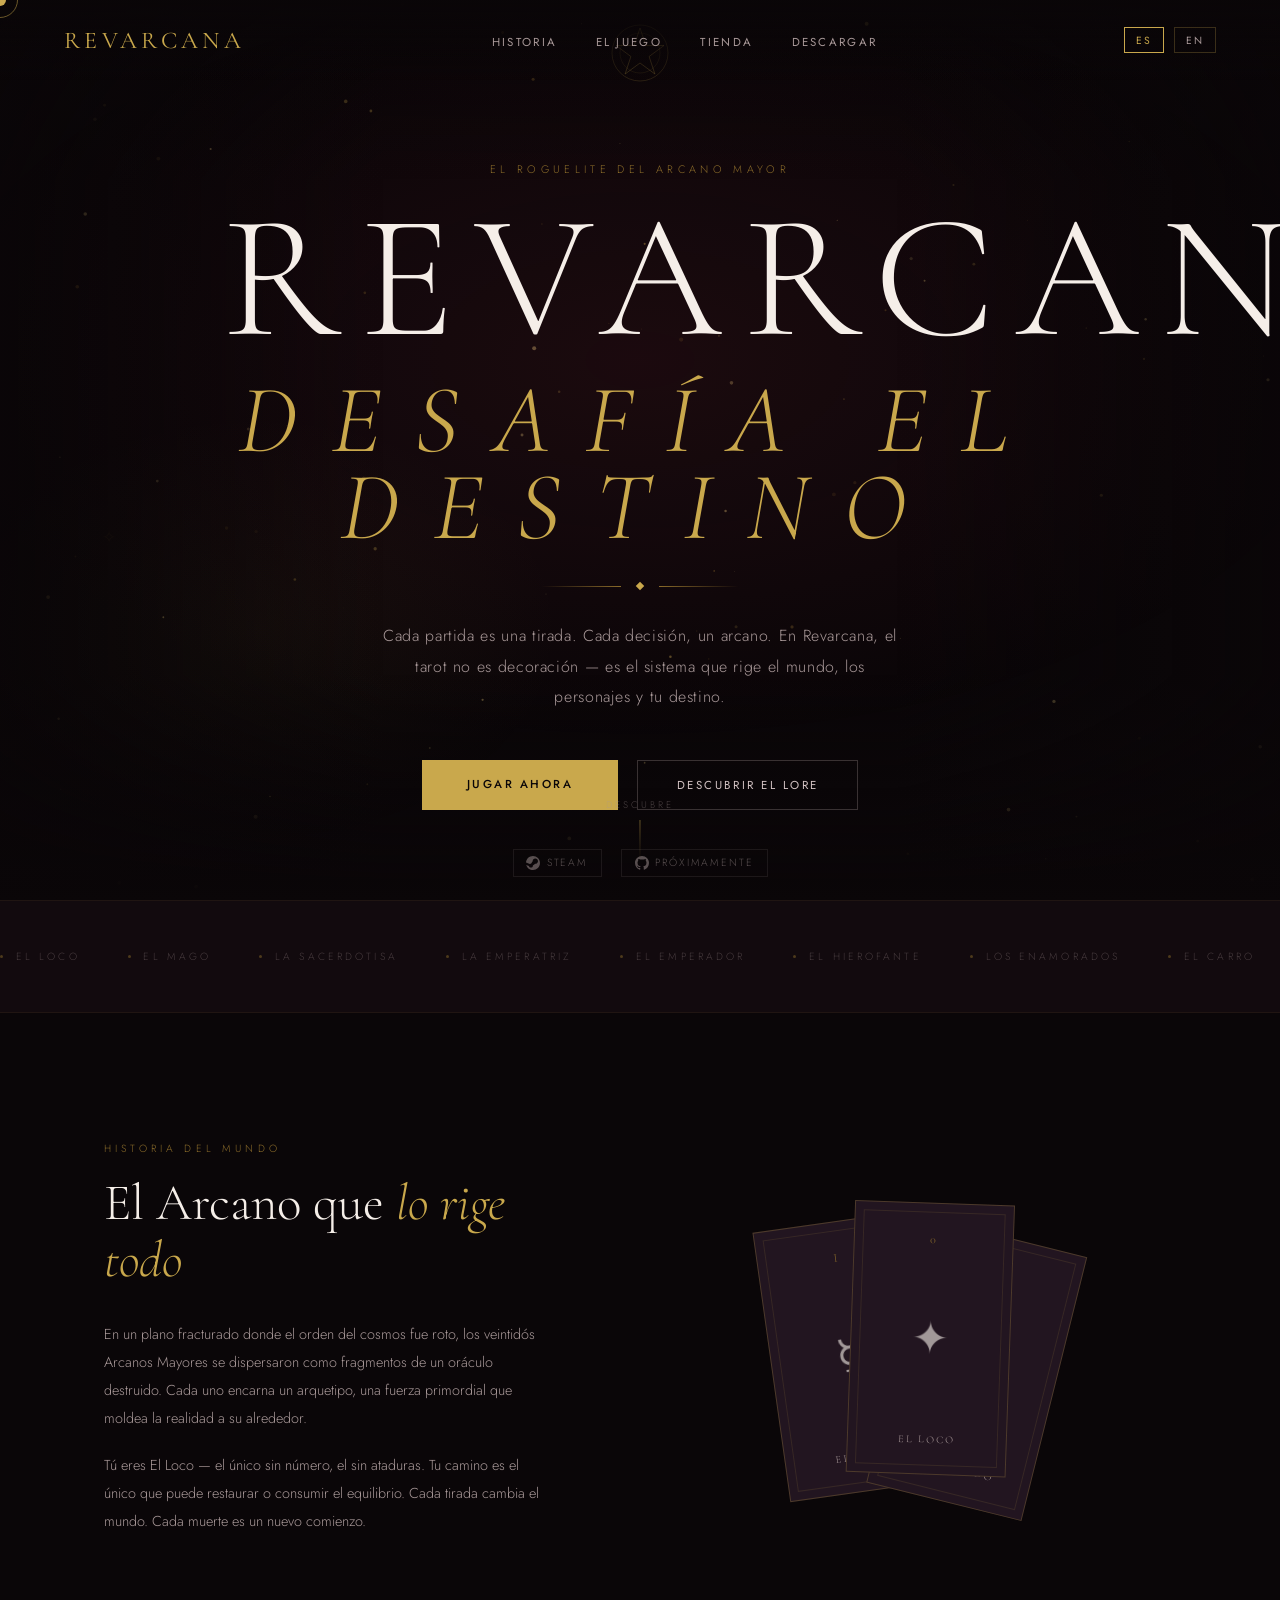
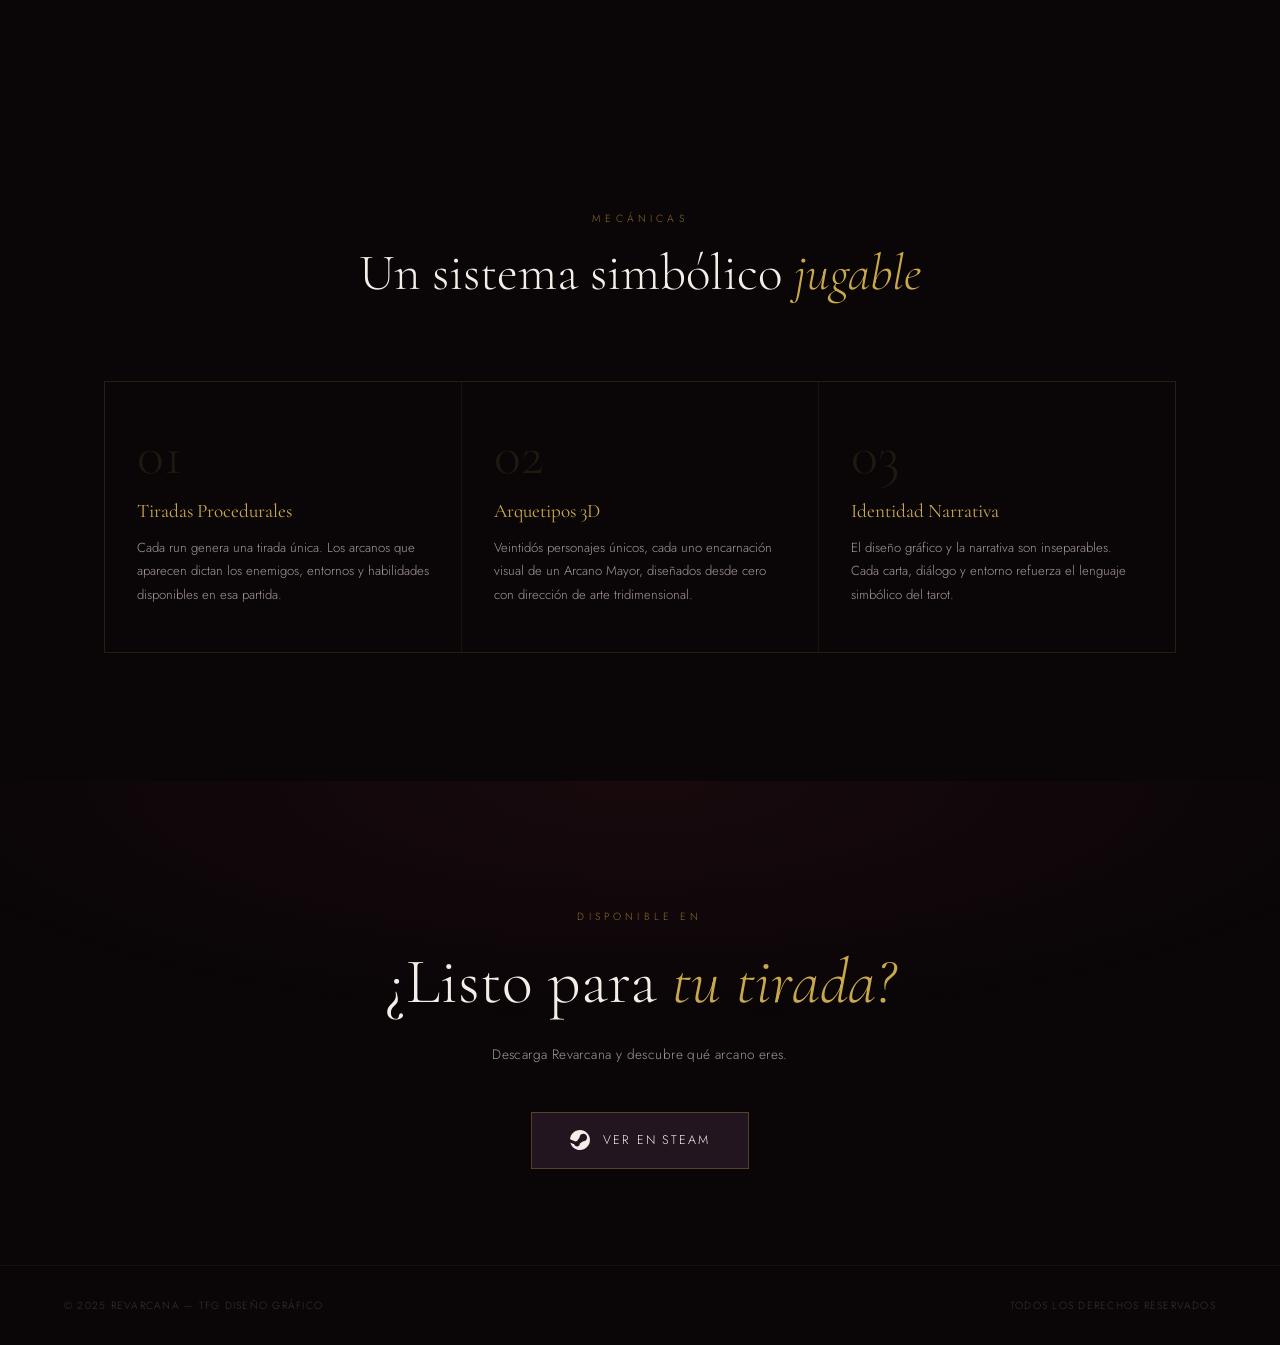
<file: index.html>
<!DOCTYPE html>
<html lang="es">
  <head>
    <meta charset="UTF-8" />
    <meta name="viewport" content="width=device-width, initial-scale=1.0" />
    <title>REVARCANA — The Arcane Roguelite</title>
    <link rel="preconnect" href="https://fonts.googleapis.com" />
    <link rel="preconnect" href="https://fonts.gstatic.com" crossorigin />
    <link
      href="https://fonts.googleapis.com/css2?family=Cormorant+Garamond:ital,wght@0,300;0,400;0,500;0,600;1,300;1,400&family=Jost:wght@200;300;400;500&display=swap"
      rel="stylesheet"
    />
    <link rel="stylesheet" href="styles.css" />
  </head>
  <body>
    <div id="cursor"></div>
    <div id="cursor-ring"></div>
    <canvas id="particle-canvas"></canvas>

    <nav>
      <a href="index.html" class="nav-logo">Revarcana</a>
      <ul class="nav-links">
        <li><a href="#lore" data-es="Historia" data-en="Lore">Historia</a></li>
        <li>
          <a href="#features" data-es="El Juego" data-en="The Game">El Juego</a>
        </li>
        <li>
          <a href="merch.html" data-es="Tienda" data-en="Store">Tienda</a>
        </li>
        <li>
          <a href="#download" data-es="Descargar" data-en="Download"
            >Descargar</a
          >
        </li>
      </ul>
      <div class="nav-lang">
        <button class="lang-btn active" data-lang="es">ES</button>
        <button class="lang-btn" data-lang="en">EN</button>
      </div>
    </nav>

    <section id="hero">
      <svg
        class="hero-sigil"
        viewBox="0 0 60 60"
        fill="none"
        xmlns="http://www.w3.org/2000/svg"
        aria-hidden="true"
      >
        <circle
          cx="30"
          cy="30"
          r="28"
          stroke="#C9A84C"
          stroke-width="0.5"
          opacity="0.4"
        />
        <circle
          cx="30"
          cy="30"
          r="20"
          stroke="#C9A84C"
          stroke-width="0.5"
          opacity="0.25"
        />
        <polygon
          points="30,5 35.8,22.5 54,22.5 39.1,33.5 44.9,51 30,40 15.1,51 20.9,33.5 6,22.5 24.2,22.5"
          stroke="#C9A84C"
          stroke-width="0.6"
          fill="none"
          opacity="0.5"
        />
      </svg>

      <div class="hero-content">
        <p
          class="hero-eyebrow"
          data-es="El Roguelite del Arcano Mayor"
          data-en="The Major Arcana Roguelite"
        >
          El Roguelite del Arcano Mayor
        </p>
        <h1 class="hero-title">
          Revarcana
          <span
            class="accent"
            data-es="Desafía el destino"
            data-en="Defy the arcana"
            >Desafía el destino</span
          >
        </h1>
        <div class="hero-divider" aria-hidden="true">
          <div class="divider-diamond"></div>
        </div>
        <p
          class="hero-description"
          data-es="Cada partida es una tirada. Cada decisión, un arcano. En Revarcana, el tarot no es decoración — es el sistema que rige el mundo, los personajes y tu destino."
          data-en="Every run is a reading. Every choice, an arcana. In Revarcana, tarot is not decoration — it is the system that governs the world, the characters, and your fate."
        >
          Cada partida es una tirada. Cada decisión, un arcano. En Revarcana, el
          tarot no es decoración — es el sistema que rige el mundo, los
          personajes y tu destino.
        </p>
        <div class="hero-ctas">
          <a
            href="#download"
            class="btn-primary"
            data-es="Jugar Ahora"
            data-en="Play Now"
            >Jugar Ahora</a
          >
          <a
            href="#lore"
            class="btn-secondary"
            data-es="Descubrir el Lore"
            data-en="Discover the Lore"
            >Descubrir el Lore</a
          >
        </div>
        <div class="platform-badges">
          <div class="platform-badge">
            <svg viewBox="0 0 24 24" aria-hidden="true">
              <path
                d="M11.979 0C5.678 0 .511 4.86.052 11.02l6.432 2.658c.545-.371 1.203-.59 1.912-.59.063 0 .125.004.188.006l2.861-4.142V8.91c0-2.495 2.028-4.524 4.524-4.524 2.494 0 4.524 2.031 4.524 4.527s-2.03 4.525-4.524 4.525h-.105l-4.076 2.911c0 .052.004.105.004.159 0 1.875-1.515 3.396-3.39 3.396-1.635 0-3.016-1.173-3.331-2.727L.436 15.27C1.862 20.307 6.486 24 11.979 24c6.627 0 11.999-5.373 11.999-12S18.606 0 11.979 0z"
              />
            </svg>
            <span>Steam</span>
          </div>
          <div class="platform-badge">
            <svg viewBox="0 0 24 24" aria-hidden="true">
              <path
                d="M12 0C5.374 0 0 5.373 0 12c0 5.302 3.438 9.8 8.207 11.387.599.111.793-.261.793-.577v-2.234c-3.338.726-4.033-1.416-4.033-1.416-.546-1.387-1.333-1.756-1.333-1.756-1.089-.745.083-.729.083-.729 1.205.084 1.839 1.237 1.839 1.237 1.07 1.834 2.807 1.304 3.492.997.107-.775.418-1.305.762-1.604-2.665-.305-5.467-1.334-5.467-5.931 0-1.311.469-2.381 1.236-3.221-.124-.303-.535-1.524.117-3.176 0 0 1.008-.322 3.301 1.23A11.509 11.509 0 0112 5.803c1.02.005 2.047.138 3.006.404 2.291-1.552 3.297-1.23 3.297-1.23.653 1.653.242 2.874.118 3.176.77.84 1.235 1.911 1.235 3.221 0 4.609-2.807 5.624-5.479 5.921.43.372.823 1.102.823 2.222v3.293c0 .319.192.694.801.576C20.566 21.797 24 17.3 24 12c0-6.627-5.373-12-12-12z"
              />
            </svg>
            <span data-es="Próximamente" data-en="Coming Soon"
              >Próximamente</span
            >
          </div>
        </div>
      </div>

      <div class="scroll-hint" aria-hidden="true">
        <span data-es="Descubre" data-en="Discover">Descubre</span>
        <div class="scroll-line"></div>
      </div>
    </section>

    <div id="arcana-strip" aria-hidden="true">
      <div class="arcana-scroll" id="arcanaScroll"></div>
    </div>

    <section id="lore">
      <div class="lore-text">
        <p class="lore-label" data-es="Historia del Mundo" data-en="World Lore">
          Historia del Mundo
        </p>
        <h2
          class="lore-heading"
          data-es="El Arcano que <em>lo rige todo</em>"
          data-en="The Arcana that <em>governs all</em>"
        >
          El Arcano que <em>lo rige todo</em>
        </h2>
        <p
          class="lore-body"
          data-es="En un plano fracturado donde el orden del cosmos fue roto, los veintidós Arcanos Mayores se dispersaron como fragmentos de un oráculo destruido. Cada uno encarna un arquetipo, una fuerza primordial que moldea la realidad a su alrededor."
          data-en="In a fractured plane where the cosmic order was shattered, the twenty-two Major Arcana scattered like fragments of a broken oracle. Each embodies an archetype — a primordial force that shapes reality around it."
        >
          En un plano fracturado donde el orden del cosmos fue roto, los
          veintidós Arcanos Mayores se dispersaron como fragmentos de un oráculo
          destruido. Cada uno encarna un arquetipo, una fuerza primordial que
          moldea la realidad a su alrededor.
        </p>
        <p
          class="lore-body"
          data-es="Tú eres El Loco — el único sin número, el sin ataduras. Tu camino es el único que puede restaurar o consumir el equilibrio. Cada tirada cambia el mundo. Cada muerte es un nuevo comienzo."
          data-en="You are The Fool — the only one without number, the unbound. Your path is the only one that can restore or consume the balance. Every draw changes the world. Every death is a new beginning."
        >
          Tú eres El Loco — el único sin número, el sin ataduras. Tu camino es
          el único que puede restaurar o consumir el equilibrio. Cada tirada
          cambia el mundo. Cada muerte es un nuevo comienzo.
        </p>
      </div>
      <div class="tarot-stack" aria-hidden="true">
        <div class="tarot-card">
          <div class="tarot-card-inner">
            <span class="tarot-roman">I</span
            ><span class="tarot-symbol">☿</span>
            <span class="tarot-name" data-es="El Mago" data-en="The Magician"
              >El Mago</span
            >
          </div>
        </div>
        <div class="tarot-card">
          <div class="tarot-card-inner">
            <span class="tarot-roman">0</span
            ><span class="tarot-symbol">✦</span>
            <span class="tarot-name" data-es="El Loco" data-en="The Fool"
              >El Loco</span
            >
          </div>
        </div>
        <div class="tarot-card">
          <div class="tarot-card-inner">
            <span class="tarot-roman">XII</span
            ><span class="tarot-symbol">⊕</span>
            <span
              class="tarot-name"
              data-es="El Colgado"
              data-en="The Hanged Man"
              >El Colgado</span
            >
          </div>
        </div>
      </div>
    </section>

    <section id="features">
      <div class="features-header">
        <p class="lore-label" data-es="Mecánicas" data-en="Mechanics">
          Mecánicas
        </p>
        <h2
          class="lore-heading"
          data-es="Un sistema simbólico <em>jugable</em>"
          data-en="A symbolic system <em>you can play</em>"
        >
          Un sistema simbólico <em>jugable</em>
        </h2>
      </div>
      <div class="features-grid">
        <div class="feature-item">
          <div class="feature-num">01</div>
          <div
            class="feature-title"
            data-es="Tiradas Procedurales"
            data-en="Procedural Draws"
          >
            Tiradas Procedurales
          </div>
          <p
            class="feature-desc"
            data-es="Cada run genera una tirada única. Los arcanos que aparecen dictan los enemigos, entornos y habilidades disponibles en esa partida."
            data-en="Each run generates a unique spread. The arcana drawn dictate the enemies, environments and abilities available in that run."
          >
            Cada run genera una tirada única. Los arcanos que aparecen dictan
            los enemigos, entornos y habilidades disponibles en esa partida.
          </p>
        </div>
        <div class="feature-item">
          <div class="feature-num">02</div>
          <div
            class="feature-title"
            data-es="Arquetipos 3D"
            data-en="3D Archetypes"
          >
            Arquetipos 3D
          </div>
          <p
            class="feature-desc"
            data-es="Veintidós personajes únicos, cada uno encarnación visual de un Arcano Mayor, diseñados desde cero con dirección de arte tridimensional."
            data-en="Twenty-two unique characters, each a visual incarnation of a Major Arcana, designed from scratch with three-dimensional art direction."
          >
            Veintidós personajes únicos, cada uno encarnación visual de un
            Arcano Mayor, diseñados desde cero con dirección de arte
            tridimensional.
          </p>
        </div>
        <div class="feature-item">
          <div class="feature-num">03</div>
          <div
            class="feature-title"
            data-es="Identidad Narrativa"
            data-en="Narrative Identity"
          >
            Identidad Narrativa
          </div>
          <p
            class="feature-desc"
            data-es="El diseño gráfico y la narrativa son inseparables. Cada carta, diálogo y entorno refuerza el lenguaje simbólico del tarot."
            data-en="Graphic design and narrative are inseparable. Every card, dialogue and environment reinforces the symbolic language of tarot."
          >
            El diseño gráfico y la narrativa son inseparables. Cada carta,
            diálogo y entorno refuerza el lenguaje simbólico del tarot.
          </p>
        </div>
      </div>
    </section>

    <section id="download">
      <p class="download-label" data-es="Disponible en" data-en="Available on">
        Disponible en
      </p>
      <h2
        class="download-title"
        data-es="¿Listo para <em>tu tirada?</em>"
        data-en="Ready for <em>your reading?</em>"
      >
        ¿Listo para <em>tu tirada?</em>
      </h2>
      <p
        class="download-sub"
        data-es="Descarga Revarcana y descubre qué arcano eres."
        data-en="Download Revarcana and discover which arcana you are."
      >
        Descarga Revarcana y descubre qué arcano eres.
      </p>
      <a
        href="https://store.steampowered.com"
        class="steam-btn"
        target="_blank"
        rel="noopener"
      >
        <svg viewBox="0 0 24 24" aria-hidden="true">
          <path
            d="M11.979 0C5.678 0 .511 4.86.052 11.02l6.432 2.658c.545-.371 1.203-.59 1.912-.59.063 0 .125.004.188.006l2.861-4.142V8.91c0-2.495 2.028-4.524 4.524-4.524 2.494 0 4.524 2.031 4.524 4.527s-2.03 4.525-4.524 4.525h-.105l-4.076 2.911c0 .052.004.105.004.159 0 1.875-1.515 3.396-3.39 3.396-1.635 0-3.016-1.173-3.331-2.727L.436 15.27C1.862 20.307 6.486 24 11.979 24c6.627 0 11.999-5.373 11.999-12S18.606 0 11.979 0z"
          />
        </svg>
        <span data-es="Ver en Steam" data-en="View on Steam">Ver en Steam</span>
      </a>
    </section>

    <footer>
      <p>© 2025 Revarcana — TFG Diseño Gráfico</p>
      <p data-es="Todos los derechos reservados" data-en="All rights reserved">
        Todos los derechos reservados
      </p>
    </footer>

    <script src="script.js"></script>
  </body>
</html>
</file>
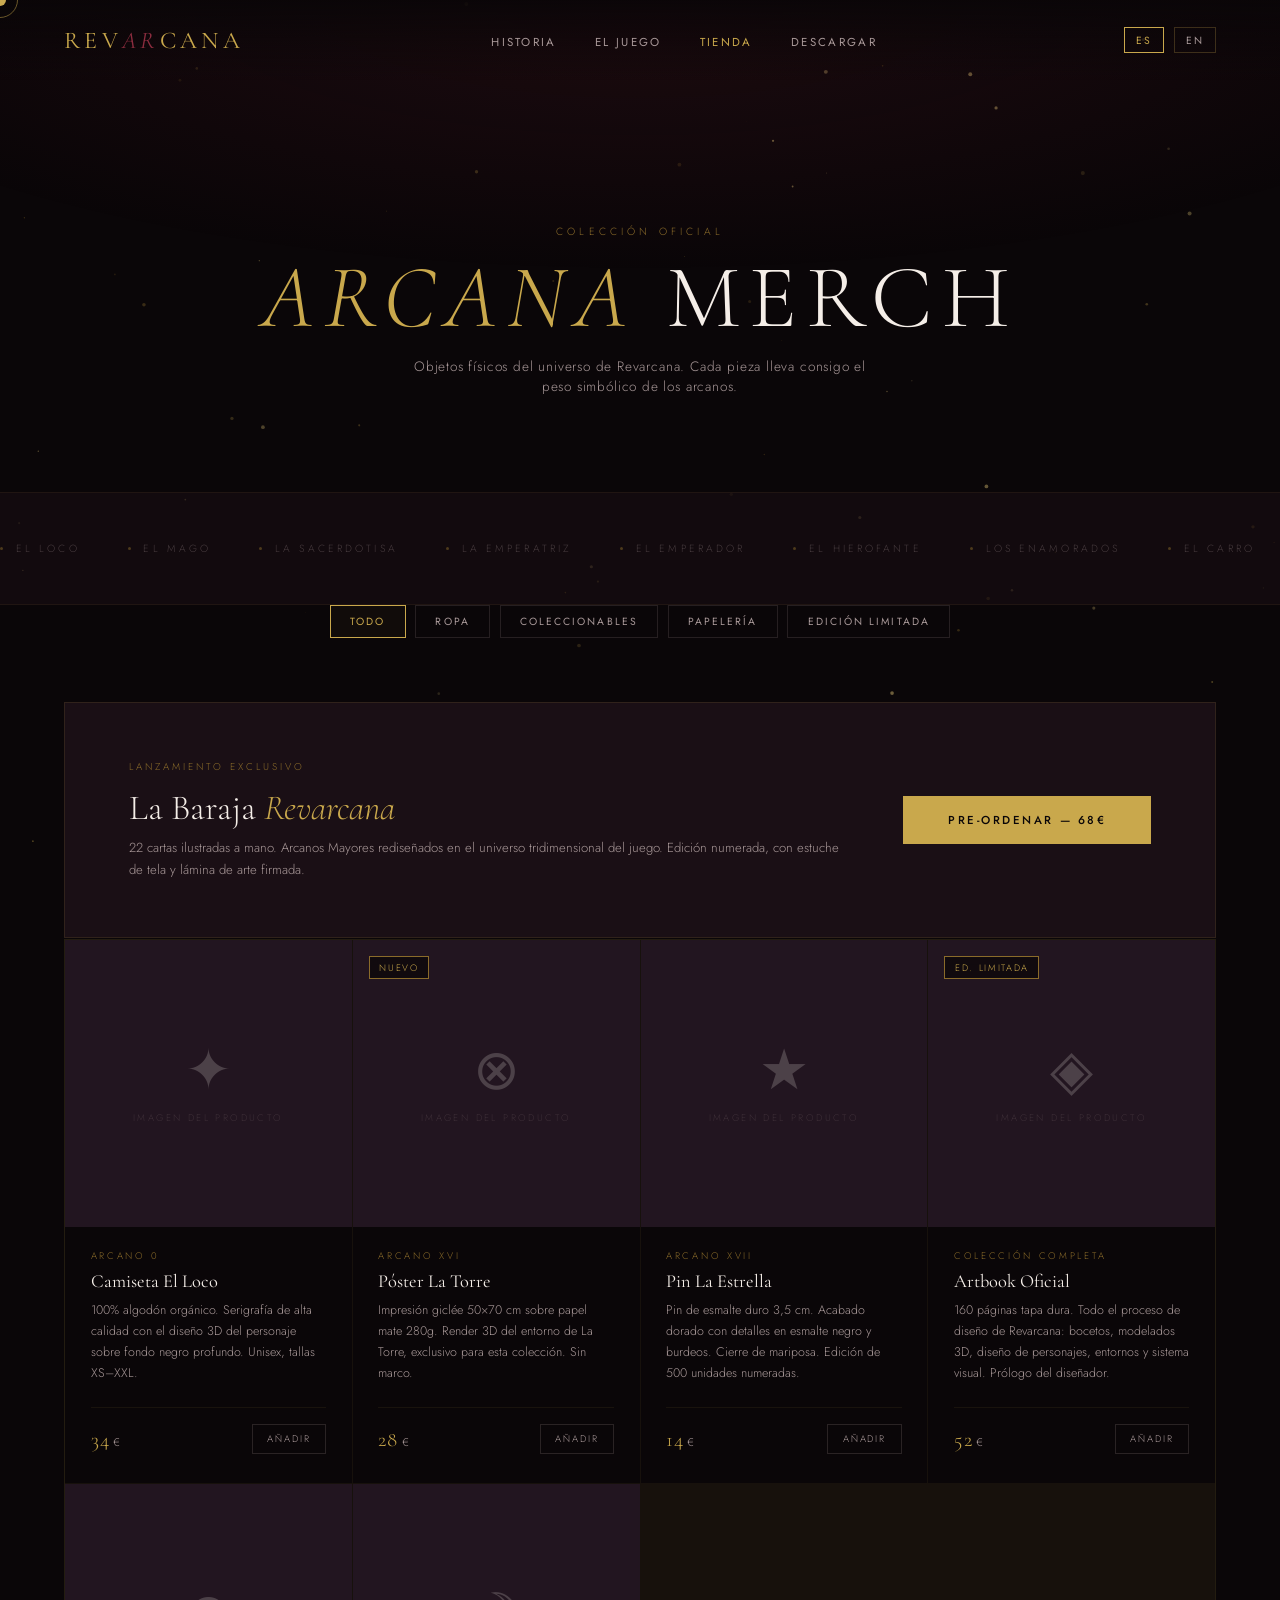
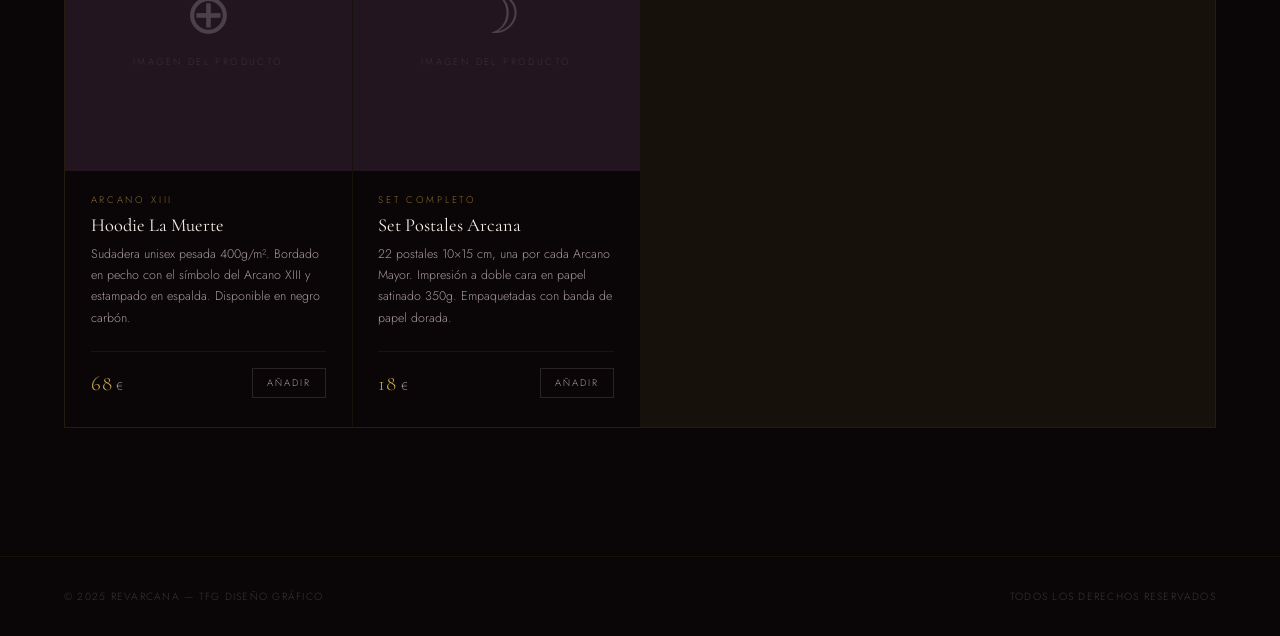
<file: merch.html>
<!DOCTYPE html>
<html lang="es">
  <head>
    <meta charset="UTF-8" />
    <meta name="viewport" content="width=device-width, initial-scale=1.0" />
    <title>REVARCANA — Tienda Oficial</title>
    <link rel="preconnect" href="https://fonts.googleapis.com" />
    <link rel="preconnect" href="https://fonts.gstatic.com" crossorigin />
    <link
      href="https://fonts.googleapis.com/css2?family=Cormorant+Garamond:ital,wght@0,300;0,400;0,500;0,600;1,300;1,400&family=Jost:wght@200;300;400;500&display=swap"
      rel="stylesheet"
    />
    <link rel="stylesheet" href="styles.css" />
  </head>
  <body>
    <div id="cursor"></div>
    <div id="cursor-ring"></div>
    <canvas id="particle-canvas"></canvas>

    <nav>
      <a href="index.html" class="nav-logo">Rev<span>ar</span>cana</a>
      <ul class="nav-links">
        <li>
          <a href="index.html#lore" data-es="Historia" data-en="Lore"
            >Historia</a
          >
        </li>
        <li>
          <a href="index.html#features" data-es="El Juego" data-en="The Game"
            >El Juego</a
          >
        </li>
        <li>
          <a href="merch.html" data-es="Tienda" data-en="Store" class="active"
            >Tienda</a
          >
        </li>
        <li>
          <a href="index.html#download" data-es="Descargar" data-en="Download"
            >Descargar</a
          >
        </li>
      </ul>
      <div class="nav-lang">
        <button class="lang-btn active" data-lang="es">ES</button>
        <button class="lang-btn" data-lang="en">EN</button>
      </div>
    </nav>

    <header class="page-hero">
      <p
        class="page-hero-eyebrow"
        data-es="Colección Oficial"
        data-en="Official Collection"
      >
        Colección Oficial
      </p>
      <h1 class="page-hero-title">
        <em data-es="Arcana" data-en="Arcana">Arcana</em>
        <span data-es="Merch" data-en="Merch">Merch</span>
      </h1>
      <p
        class="page-hero-sub"
        data-es="Objetos físicos del universo de Revarcana. Cada pieza lleva consigo el peso simbólico de los arcanos."
        data-en="Physical objects from the Revarcana universe. Each piece carries the symbolic weight of the arcana."
      >
        Objetos físicos del universo de Revarcana. Cada pieza lleva consigo el
        peso simbólico de los arcanos.
      </p>
    </header>

    <div id="arcana-strip" aria-hidden="true">
      <div class="arcana-scroll" id="arcanaScroll"></div>
    </div>

    <div class="merch-filters" role="group" aria-label="Filtrar productos">
      <button
        class="filter-btn active"
        data-filter="all"
        data-es="Todo"
        data-en="All"
      >
        Todo
      </button>
      <button
        class="filter-btn"
        data-filter="ropa"
        data-es="Ropa"
        data-en="Apparel"
      >
        Ropa
      </button>
      <button
        class="filter-btn"
        data-filter="coleccionable"
        data-es="Coleccionables"
        data-en="Collectibles"
      >
        Coleccionables
      </button>
      <button
        class="filter-btn"
        data-filter="papeleria"
        data-es="Papelería"
        data-en="Stationery"
      >
        Papelería
      </button>
      <button
        class="filter-btn"
        data-filter="edicion"
        data-es="Edición Limitada"
        data-en="Limited Edition"
      >
        Edición Limitada
      </button>
    </div>

    <div class="merch-banner">
      <div class="merch-banner-inner">
        <div class="merch-banner-text">
          <p
            class="banner-label"
            data-es="Lanzamiento exclusivo"
            data-en="Exclusive Launch"
          >
            Lanzamiento exclusivo
          </p>
          <h3
            data-es="La Baraja <em>Revarcana</em>"
            data-en="The <em>Revarcana</em> Deck"
          >
            La Baraja <em>Revarcana</em>
          </h3>
          <p
            data-es="22 cartas ilustradas a mano. Arcanos Mayores rediseñados en el universo tridimensional del juego. Edición numerada, con estuche de tela y lámina de arte firmada."
            data-en="22 hand-illustrated cards. Major Arcana redesigned within the game's three-dimensional universe. Numbered edition, with cloth case and signed art print."
          >
            22 cartas ilustradas a mano. Arcanos Mayores rediseñados en el
            universo tridimensional del juego. Edición numerada, con estuche de
            tela y lámina de arte firmada.
          </p>
        </div>
        <a
          href="#"
          class="btn-primary"
          data-es="Pre-ordenar — 68€"
          data-en="Pre-order — €68"
          >Pre-ordenar — 68€</a
        >
      </div>
    </div>

    <div class="merch-grid-wrap">
      <div class="merch-grid" id="merchGrid">
        <!-- 01 Camiseta El Loco -->
        <article class="product-card" data-category="ropa">
          <div class="product-img-wrap">
            <div class="product-placeholder">
              <span class="product-placeholder-symbol">✦</span>
              <span class="product-placeholder-label">Imagen del producto</span>
            </div>
          </div>
          <div class="product-info">
            <p class="product-arcana" data-es="Arcano 0" data-en="Arcana 0">
              Arcano 0
            </p>
            <h3
              class="product-name"
              data-es="Camiseta El Loco"
              data-en="The Fool Tee"
            >
              Camiseta El Loco
            </h3>
            <p
              class="product-desc"
              data-es="100% algodón orgánico. Serigrafía de alta calidad con el diseño 3D del personaje sobre fondo negro profundo. Unisex, tallas XS–XXL."
              data-en="100% organic cotton. High-quality silkscreen with the character's 3D design on deep black. Unisex, sizes XS–XXL."
            >
              100% algodón orgánico. Serigrafía de alta calidad con el diseño 3D
              del personaje sobre fondo negro profundo. Unisex, tallas XS–XXL.
            </p>
            <div class="product-footer">
              <p class="product-price">34<span>€</span></p>
              <span class="product-cta" data-es="Añadir" data-en="Add"
                >Añadir</span
              >
            </div>
          </div>
        </article>

        <article class="product-card" data-category="papeleria">
          <div class="product-img-wrap">
            <div class="product-placeholder">
              <span class="product-placeholder-symbol">⊗</span>
              <span class="product-placeholder-label">Imagen del producto</span>
            </div>
            <span class="product-badge" data-es="Nuevo" data-en="New"
              >Nuevo</span
            >
          </div>
          <div class="product-info">
            <p class="product-arcana" data-es="Arcano XVI" data-en="Arcana XVI">
              Arcano XVI
            </p>
            <h3
              class="product-name"
              data-es="Póster La Torre"
              data-en="The Tower Poster"
            >
              Póster La Torre
            </h3>
            <p
              class="product-desc"
              data-es="Impresión giclée 50×70 cm sobre papel mate 280g. Render 3D del entorno de La Torre, exclusivo para esta colección. Sin marco."
              data-en="Giclée print 50×70 cm on 280g matte paper. 3D render of The Tower environment, exclusive to this collection. Unframed."
            >
              Impresión giclée 50×70 cm sobre papel mate 280g. Render 3D del
              entorno de La Torre, exclusivo para esta colección. Sin marco.
            </p>
            <div class="product-footer">
              <p class="product-price">28<span>€</span></p>
              <span class="product-cta" data-es="Añadir" data-en="Add"
                >Añadir</span
              >
            </div>
          </div>
        </article>

        <article class="product-card" data-category="coleccionable">
          <div class="product-img-wrap">
            <div class="product-placeholder">
              <span class="product-placeholder-symbol">★</span>
              <span class="product-placeholder-label">Imagen del producto</span>
            </div>
          </div>
          <div class="product-info">
            <p
              class="product-arcana"
              data-es="Arcano XVII"
              data-en="Arcana XVII"
            >
              Arcano XVII
            </p>
            <h3
              class="product-name"
              data-es="Pin La Estrella"
              data-en="The Star Pin"
            >
              Pin La Estrella
            </h3>
            <p
              class="product-desc"
              data-es="Pin de esmalte duro 3,5 cm. Acabado dorado con detalles en esmalte negro y burdeos. Cierre de mariposa. Edición de 500 unidades numeradas."
              data-en="Hard enamel pin 3.5 cm. Gold finish with black and burgundy enamel details. Butterfly clasp. Edition of 500 numbered units."
            >
              Pin de esmalte duro 3,5 cm. Acabado dorado con detalles en esmalte
              negro y burdeos. Cierre de mariposa. Edición de 500 unidades
              numeradas.
            </p>
            <div class="product-footer">
              <p class="product-price">14<span>€</span></p>
              <span class="product-cta" data-es="Añadir" data-en="Add"
                >Añadir</span
              >
            </div>
          </div>
        </article>

        <article class="product-card" data-category="edicion">
          <div class="product-img-wrap">
            <div class="product-placeholder">
              <span class="product-placeholder-symbol">◈</span>
              <span class="product-placeholder-label">Imagen del producto</span>
            </div>
            <span
              class="product-badge"
              data-es="Ed. Limitada"
              data-en="Limited Ed."
              >Ed. Limitada</span
            >
          </div>
          <div class="product-info">
            <p
              class="product-arcana"
              data-es="Colección completa"
              data-en="Full Collection"
            >
              Colección completa
            </p>
            <h3
              class="product-name"
              data-es="Artbook Oficial"
              data-en="Official Artbook"
            >
              Artbook Oficial
            </h3>
            <p
              class="product-desc"
              data-es="160 páginas tapa dura. Todo el proceso de diseño de Revarcana: bocetos, modelados 3D, diseño de personajes, entornos y sistema visual. Prólogo del diseñador."
              data-en="160 hardcover pages. The complete Revarcana design process: sketches, 3D models, character design, environments and visual system. Designer's prologue."
            >
              160 páginas tapa dura. Todo el proceso de diseño de Revarcana:
              bocetos, modelados 3D, diseño de personajes, entornos y sistema
              visual. Prólogo del diseñador.
            </p>
            <div class="product-footer">
              <p class="product-price">52<span>€</span></p>
              <span class="product-cta" data-es="Añadir" data-en="Add"
                >Añadir</span
              >
            </div>
          </div>
        </article>

        <article class="product-card" data-category="ropa">
          <div class="product-img-wrap">
            <div class="product-placeholder">
              <span class="product-placeholder-symbol">⊕</span>
              <span class="product-placeholder-label">Imagen del producto</span>
            </div>
          </div>
          <div class="product-info">
            <p
              class="product-arcana"
              data-es="Arcano XIII"
              data-en="Arcana XIII"
            >
              Arcano XIII
            </p>
            <h3
              class="product-name"
              data-es="Hoodie La Muerte"
              data-en="Death Hoodie"
            >
              Hoodie La Muerte
            </h3>
            <p
              class="product-desc"
              data-es="Sudadera unisex pesada 400g/m². Bordado en pecho con el símbolo del Arcano XIII y estampado en espalda. Disponible en negro carbón."
              data-en="Heavyweight unisex hoodie 400g/m². Front embroidery with Arcana XIII symbol and back print. Available in charcoal black."
            >
              Sudadera unisex pesada 400g/m². Bordado en pecho con el símbolo
              del Arcano XIII y estampado en espalda. Disponible en negro
              carbón.
            </p>
            <div class="product-footer">
              <p class="product-price">68<span>€</span></p>
              <span class="product-cta" data-es="Añadir" data-en="Add"
                >Añadir</span
              >
            </div>
          </div>
        </article>

        <article class="product-card" data-category="papeleria">
          <div class="product-img-wrap">
            <div class="product-placeholder">
              <span class="product-placeholder-symbol">☽</span>
              <span class="product-placeholder-label">Imagen del producto</span>
            </div>
          </div>
          <div class="product-info">
            <p class="product-arcana" data-es="Set completo" data-en="Full Set">
              Set completo
            </p>
            <h3
              class="product-name"
              data-es="Set Postales Arcana"
              data-en="Arcana Postcard Set"
            >
              Set Postales Arcana
            </h3>
            <p
              class="product-desc"
              data-es="22 postales 10×15 cm, una por cada Arcano Mayor. Impresión a doble cara en papel satinado 350g. Empaquetadas con banda de papel dorada."
              data-en="22 postcards 10×15 cm, one per Major Arcana. Double-sided print on 350g glossy paper. Packaged with a gold paper band."
            >
              22 postales 10×15 cm, una por cada Arcano Mayor. Impresión a doble
              cara en papel satinado 350g. Empaquetadas con banda de papel
              dorada.
            </p>
            <div class="product-footer">
              <p class="product-price">18<span>€</span></p>
              <span class="product-cta" data-es="Añadir" data-en="Add"
                >Añadir</span
              >
            </div>
          </div>
        </article>
      </div>
    </div>

    <footer>
      <p>© 2025 Revarcana — TFG Diseño Gráfico</p>
      <p data-es="Todos los derechos reservados" data-en="All rights reserved">
        Todos los derechos reservados
      </p>
    </footer>

    <script src="script.js"></script>
    <script src="merch.js"></script>
  </body>
</html>
</file>
<file: styles.css>
:root {
  --gold: #c9a84c;
  --gold-light: #e8cc7a;
  --gold-dim: #8a6b2a;
  --burgundy: #6b1e2e;
  --burgundy-mid: #8c2d3f;
  --ink: #0a0608;
  --ink-mid: #12090e;
  --ink-surface: #1a0f15;
  --ink-raised: #221520;
  --ash: #a89898;
  --ash-light: #d4c4c4;
  --white: #f5eee8;

  --font-display: "Althero", "Cormorant Garamond", Georgia, serif;
  --font-body: "Jost", "Gill Sans", sans-serif;

  --ease-smooth: cubic-bezier(0.25, 0.1, 0.25, 1);
  --ease-expo: cubic-bezier(0.16, 1, 0.3, 1);
}

*,
*::before,
*::after {
  box-sizing: border-box;
  margin: 0;
  padding: 0;
}
html {
  scroll-behavior: smooth;
}
body {
  background: var(--ink);
  color: var(--white);
  font-family: var(--font-body);
  font-weight: 300;
  overflow-x: hidden;
  cursor: none;
}
a {
  color: inherit;
  text-decoration: none;
}

/* ── CUSTOM CURSOR ──────────────────────────────────────────────── */
#cursor {
  position: fixed;
  width: 12px;
  height: 12px;
  background: var(--gold);
  border-radius: 50%;
  pointer-events: none;
  z-index: 9999;
  transform: translate(-50%, -50%);
  transition: width 0.2s, height 0.2s, background 0.2s;
  mix-blend-mode: screen;
}
#cursor-ring {
  position: fixed;
  width: 36px;
  height: 36px;
  border: 1px solid rgba(201, 168, 76, 0.5);
  border-radius: 50%;
  pointer-events: none;
  z-index: 9998;
  transform: translate(-50%, -50%);
  transition: width 0.3s, height 0.3s, border-color 0.2s;
}
body:has(a:hover) #cursor,
body:has(button:hover) #cursor {
  width: 20px;
  height: 20px;
  background: var(--gold-light);
}
body:has(a:hover) #cursor-ring,
body:has(button:hover) #cursor-ring {
  width: 52px;
  height: 52px;
  border-color: var(--gold);
}

/* ── PARTICLE CANVAS ────────────────────────────────────────────── */
#particle-canvas {
  position: fixed;
  inset: 0;
  pointer-events: none;
  z-index: 1;
}

nav {
  position: fixed;
  top: 0;
  left: 0;
  right: 0;
  z-index: 100;
  display: flex;
  align-items: center;
  justify-content: space-between;
  padding: 1.6rem 4rem;
  background: linear-gradient(
    to bottom,
    rgba(10, 6, 8, 0.95) 0%,
    transparent 100%
  );
}
.nav-logo {
  font-family: var(--font-display);
  font-size: 1.5rem;
  font-weight: 400;
  letter-spacing: 0.18em;
  color: var(--gold);
  text-transform: uppercase;
}
.nav-logo span {
  color: var(--burgundy-mid);
  font-style: italic;
}
.nav-links {
  display: flex;
  gap: 2.4rem;
  list-style: none;
  align-items: center;
}
.nav-links a {
  font-size: 0.72rem;
  letter-spacing: 0.2em;
  text-transform: uppercase;
  color: var(--ash);
  transition: color 0.2s;
  font-weight: 400;
}
.nav-links a:hover,
.nav-links a.active {
  color: var(--gold);
}
.nav-lang {
  display: flex;
  gap: 0.6rem;
  align-items: center;
}
.lang-btn {
  background: none;
  border: 1px solid rgba(201, 168, 76, 0.25);
  color: var(--ash);
  font-family: var(--font-body);
  font-size: 0.65rem;
  letter-spacing: 0.18em;
  text-transform: uppercase;
  padding: 0.3rem 0.7rem;
  cursor: none;
  transition: border-color 0.2s, color 0.2s;
}
.lang-btn.active,
.lang-btn:hover {
  border-color: var(--gold);
  color: var(--gold);
}

/* ── TAROT FLOATING SYMBOLS ─────────────────────────────────────── */
.tarot-symbol-float {
  position: fixed;
  pointer-events: none;
  z-index: 1;
  font-size: 1.8rem;
  opacity: 0;
  color: rgba(201, 168, 76, 0.07);
  transition: opacity 1s ease;
  user-select: none;
}

#arcana-strip {
  position: relative;
  z-index: 2;
  border-top: 1px solid rgba(201, 168, 76, 0.08);
  border-bottom: 1px solid rgba(201, 168, 76, 0.08);
  padding: 3rem 0;
  overflow: hidden;
  background: rgba(26, 15, 21, 0.5);
}
.arcana-scroll {
  display: flex;
  gap: 3rem;
  animation: marquee 30s linear infinite;
  width: max-content;
}
.arcana-item {
  display: flex;
  align-items: center;
  gap: 0.8rem;
  white-space: nowrap;
  font-size: 0.65rem;
  letter-spacing: 0.3em;
  text-transform: uppercase;
  color: rgba(168, 152, 152, 0.35);
}
.arcana-item .dot {
  width: 3px;
  height: 3px;
  background: var(--gold-dim);
  border-radius: 50%;
  opacity: 0.5;
}

.section-label {
  font-size: 0.65rem;
  letter-spacing: 0.4em;
  text-transform: uppercase;
  color: var(--gold-dim);
  margin-bottom: 1.2rem;
}
.section-heading {
  font-family: var(--font-display);
  font-size: clamp(2.2rem, 4vw, 3.2rem);
  font-weight: 300;
  line-height: 1.1;
  color: var(--white);
  margin-bottom: 2rem;
}
.section-heading em {
  color: var(--gold);
  font-style: italic;
}

.btn-primary {
  display: inline-block;
  background: var(--gold);
  color: var(--ink);
  font-family: var(--font-body);
  font-size: 0.72rem;
  font-weight: 500;
  letter-spacing: 0.22em;
  text-transform: uppercase;
  padding: 1rem 2.8rem;
  border: none;
  cursor: none;
  transition: background 0.2s, transform 0.15s;
  position: relative;
  overflow: hidden;
}
.btn-primary::after {
  content: "";
  position: absolute;
  inset: 0;
  background: rgba(255, 255, 255, 0.15);
  transform: translateX(-100%);
  transition: transform 0.3s var(--ease-smooth);
}
.btn-primary:hover {
  background: var(--gold-light);
  transform: translateY(-1px);
}
.btn-primary:hover::after {
  transform: translateX(0);
}

.btn-secondary {
  display: inline-block;
  background: transparent;
  color: var(--ash-light);
  font-family: var(--font-body);
  font-size: 0.72rem;
  font-weight: 400;
  letter-spacing: 0.22em;
  text-transform: uppercase;
  padding: 1rem 2.4rem;
  border: 1px solid rgba(168, 152, 152, 0.3);
  cursor: none;
  transition: border-color 0.2s, color 0.2s, transform 0.15s;
}
.btn-secondary:hover {
  border-color: var(--gold-dim);
  color: var(--gold);
  transform: translateY(-1px);
}

footer {
  position: relative;
  z-index: 2;
  border-top: 1px solid rgba(201, 168, 76, 0.07);
  padding: 2rem 4rem;
  display: flex;
  justify-content: space-between;
  align-items: center;
}
footer p {
  font-size: 0.65rem;
  letter-spacing: 0.12em;
  color: rgba(168, 152, 152, 0.3);
  text-transform: uppercase;
}

/* ── KEYFRAMES ──────────────────────────────────────────────────── */
@keyframes fadeSlideUp {
  from {
    opacity: 0;
    transform: translateY(24px);
  }
  to {
    opacity: 1;
    transform: translateY(0);
  }
}
@keyframes fadeIn {
  from {
    opacity: 0;
  }
  to {
    opacity: 1;
  }
}
@keyframes scrollPulse {
  0%,
  100% {
    opacity: 0.3;
    transform: scaleY(0.8);
  }
  50% {
    opacity: 0.8;
    transform: scaleY(1);
  }
}
@keyframes marquee {
  from {
    transform: translateX(0);
  }
  to {
    transform: translateX(-50%);
  }
}

@media (max-width: 768px) {
  nav {
    padding: 1.2rem 1.5rem;
  }
  .nav-links {
    display: none;
  }
  footer {
    flex-direction: column;
    gap: 0.5rem;
    text-align: center;
  }
}

#hero {
  position: relative;
  min-height: 100vh;
  display: grid;
  place-items: center;
  overflow: hidden;
  z-index: 2;
}
#hero::before {
  content: "";
  position: absolute;
  inset: 0;
  background: radial-gradient(
      ellipse 80% 60% at 50% 40%,
      rgba(107, 30, 46, 0.18) 0%,
      transparent 70%
    ),
    radial-gradient(
      ellipse 40% 40% at 20% 70%,
      rgba(201, 168, 76, 0.05) 0%,
      transparent 60%
    );
  z-index: 0;
}
#hero::after {
  content: "";
  position: absolute;
  inset: 0;
  background: linear-gradient(
      to right,
      rgba(10, 6, 8, 0.7) 0%,
      transparent 30%,
      transparent 70%,
      rgba(10, 6, 8, 0.7) 100%
    ),
    linear-gradient(
      to bottom,
      rgba(10, 6, 8, 0.4) 0%,
      transparent 20%,
      transparent 75%,
      rgba(10, 6, 8, 1) 100%
    );
  z-index: 0;
  pointer-events: none;
}
.hero-content {
  position: relative;
  z-index: 3;
  text-align: center;
  max-width: 900px;
  padding: 0 2rem;
}
.hero-sigil {
  display: block;
  margin: 0 auto 2rem;
  width: 60px;
  opacity: 0;
  animation: fadeSlideUp 1s var(--ease-expo) 0.3s forwards;
}
.hero-eyebrow {
  font-size: 0.68rem;
  letter-spacing: 0.4em;
  text-transform: uppercase;
  color: var(--gold-dim);
  margin-bottom: 1.4rem;
  opacity: 0;
  animation: fadeSlideUp 1s var(--ease-expo) 0.5s forwards;
}
.hero-title {
  font-family: var(--font-display);
  font-size: clamp(5rem, 14vw, 11rem);
  font-weight: 300;
  letter-spacing: 0.12em;
  line-height: 0.9;
  color: var(--white);
  text-transform: uppercase;
  opacity: 0;
  animation: fadeSlideUp 1.2s var(--ease-expo) 0.7s forwards;
}
.hero-title .accent {
  color: var(--gold);
  display: block;
  font-style: italic;
  font-weight: 300;
  font-size: 0.55em;
  letter-spacing: 0.35em;
  margin-top: 0.2em;
}
.hero-divider {
  display: flex;
  align-items: center;
  justify-content: center;
  gap: 1rem;
  margin: 2rem auto;
  opacity: 0;
  animation: fadeSlideUp 1s var(--ease-expo) 1s forwards;
}
.hero-divider::before,
.hero-divider::after {
  content: "";
  display: block;
  width: 80px;
  height: 1px;
  background: linear-gradient(to right, transparent, var(--gold-dim));
}
.hero-divider::after {
  background: linear-gradient(to left, transparent, var(--gold-dim));
}
.divider-diamond {
  width: 6px;
  height: 6px;
  background: var(--gold);
  transform: rotate(45deg);
}
.hero-description {
  font-size: clamp(0.85rem, 1.5vw, 1rem);
  line-height: 1.9;
  color: var(--ash);
  max-width: 520px;
  margin: 0 auto 3rem;
  letter-spacing: 0.04em;
  opacity: 0;
  animation: fadeSlideUp 1s var(--ease-expo) 1.1s forwards;
}
.hero-ctas {
  display: flex;
  gap: 1.2rem;
  justify-content: center;
  flex-wrap: wrap;
  opacity: 0;
  animation: fadeSlideUp 1s var(--ease-expo) 1.3s forwards;
}
.platform-badges {
  display: flex;
  justify-content: center;
  align-items: center;
  gap: 1.2rem;
  margin-top: 2.4rem;
  opacity: 0;
  animation: fadeSlideUp 1s var(--ease-expo) 1.5s forwards;
}
.platform-badge {
  display: flex;
  align-items: center;
  gap: 0.4rem;
  font-size: 0.65rem;
  letter-spacing: 0.18em;
  text-transform: uppercase;
  color: rgba(168, 152, 152, 0.5);
  border: 1px solid rgba(168, 152, 152, 0.12);
  padding: 0.35rem 0.8rem;
}
.platform-badge svg {
  width: 14px;
  height: 14px;
  fill: currentColor;
}
.scroll-hint {
  position: absolute;
  bottom: 2.5rem;
  left: 50%;
  transform: translateX(-50%);
  z-index: 4;
  display: flex;
  flex-direction: column;
  align-items: center;
  gap: 0.5rem;
  opacity: 0;
  animation: fadeIn 1s var(--ease-expo) 2s forwards;
}
.scroll-hint span {
  font-size: 0.6rem;
  letter-spacing: 0.3em;
  text-transform: uppercase;
  color: rgba(168, 152, 152, 0.4);
}
.scroll-line {
  width: 1px;
  height: 40px;
  background: linear-gradient(to bottom, rgba(201, 168, 76, 0.5), transparent);
  animation: scrollPulse 2s ease-in-out infinite;
}

#lore {
  position: relative;
  z-index: 2;
  padding: 8rem 4rem;
  max-width: 1200px;
  margin: 0 auto;
  display: grid;
  grid-template-columns: 1fr 1.2fr;
  gap: 6rem;
  align-items: center;
}
.lore-label {
  font-size: 0.65rem;
  letter-spacing: 0.4em;
  text-transform: uppercase;
  color: var(--gold-dim);
  margin-bottom: 1.2rem;
}
.lore-heading {
  font-family: var(--font-display);
  font-size: clamp(2.2rem, 4vw, 3.2rem);
  font-weight: 300;
  line-height: 1.1;
  color: var(--white);
  margin-bottom: 2rem;
}
.lore-heading em {
  color: var(--gold);
  font-style: italic;
}
.lore-body {
  font-size: 0.9rem;
  line-height: 1.95;
  color: var(--ash);
  margin-bottom: 1.2rem;
}
.tarot-stack {
  position: relative;
  height: 380px;
  display: flex;
  align-items: center;
  justify-content: center;
}
.tarot-card {
  position: absolute;
  width: 160px;
  aspect-ratio: 2/3.4;
  border: 1px solid rgba(201, 168, 76, 0.25);
  background: var(--ink-raised);
  display: flex;
  flex-direction: column;
  align-items: center;
  justify-content: center;
  transition: transform 0.4s var(--ease-expo);
}
.tarot-card:nth-child(1) {
  transform: rotate(-8deg) translateX(-60px);
}
.tarot-card:nth-child(2) {
  transform: rotate(2deg) translateX(20px) translateY(-10px);
  z-index: 2;
}
.tarot-card:nth-child(3) {
  transform: rotate(14deg) translateX(70px) translateY(5px);
}
.tarot-stack:hover .tarot-card:nth-child(1) {
  transform: rotate(-12deg) translateX(-90px);
}
.tarot-stack:hover .tarot-card:nth-child(3) {
  transform: rotate(18deg) translateX(100px) translateY(5px);
}
.tarot-card-inner {
  width: calc(100% - 16px);
  height: calc(100% - 16px);
  border: 1px solid rgba(201, 168, 76, 0.12);
  display: flex;
  flex-direction: column;
  align-items: center;
  justify-content: space-between;
  padding: 1.2rem 0.8rem;
}
.tarot-roman {
  font-family: var(--font-display);
  font-size: 0.75rem;
  letter-spacing: 0.15em;
  color: var(--gold-dim);
}
.tarot-symbol {
  font-size: 2.8rem;
  line-height: 1;
  opacity: 0.6;
}
.tarot-name {
  font-family: var(--font-display);
  font-size: 0.65rem;
  letter-spacing: 0.2em;
  text-transform: uppercase;
  color: var(--ash);
}

#features {
  position: relative;
  z-index: 2;
  padding: 8rem 4rem;
  max-width: 1200px;
  margin: 0 auto;
}
.features-header {
  text-align: center;
  margin-bottom: 5rem;
}
.features-grid {
  display: grid;
  grid-template-columns: repeat(3, 1fr);
  gap: 1px;
  background: rgba(201, 168, 76, 0.08);
  border: 1px solid rgba(201, 168, 76, 0.08);
}
.feature-item {
  background: var(--ink);
  padding: 2.8rem 2rem;
  transition: background 0.3s;
}
.feature-item:hover {
  background: var(--ink-surface);
}
.feature-num {
  font-family: var(--font-display);
  font-size: 3.5rem;
  font-weight: 300;
  color: rgba(201, 168, 76, 0.12);
  line-height: 1;
  margin-bottom: 1rem;
}
.feature-title {
  font-family: var(--font-display);
  font-size: 1.2rem;
  font-weight: 400;
  color: var(--gold);
  margin-bottom: 0.8rem;
}
.feature-desc {
  font-size: 0.82rem;
  line-height: 1.8;
  color: var(--ash);
}

#download {
  position: relative;
  z-index: 2;
  text-align: center;
  padding: 8rem 2rem 6rem;
  background: radial-gradient(
    ellipse 60% 50% at 50% 0%,
    rgba(107, 30, 46, 0.15),
    transparent
  );
}
.download-label {
  font-size: 0.65rem;
  letter-spacing: 0.4em;
  text-transform: uppercase;
  color: var(--gold-dim);
  margin-bottom: 1.2rem;
}
.download-title {
  font-family: var(--font-display);
  font-size: clamp(2.5rem, 5vw, 4rem);
  font-weight: 300;
  color: var(--white);
  margin-bottom: 1.5rem;
}
.download-title em {
  color: var(--gold);
  font-style: italic;
}
.download-sub {
  font-size: 0.85rem;
  color: var(--ash);
  margin-bottom: 3rem;
  letter-spacing: 0.03em;
}
.steam-btn {
  display: inline-flex;
  align-items: center;
  gap: 0.8rem;
  background: var(--ink-raised);
  border: 1px solid rgba(201, 168, 76, 0.3);
  color: var(--white);
  font-family: var(--font-body);
  font-size: 0.78rem;
  letter-spacing: 0.15em;
  text-transform: uppercase;
  padding: 1.1rem 2.4rem;
  cursor: none;
  transition: border-color 0.2s, background 0.2s, transform 0.15s;
}
.steam-btn:hover {
  border-color: var(--gold);
  background: rgba(201, 168, 76, 0.06);
  transform: translateY(-2px);
}
.steam-btn svg {
  width: 20px;
  height: 20px;
  fill: currentColor;
}

@media (max-width: 768px) {
  #lore {
    grid-template-columns: 1fr;
    gap: 3rem;
    padding: 5rem 1.5rem;
  }
  .tarot-stack {
    height: 280px;
  }
  #features {
    padding: 5rem 1.5rem;
  }
  .features-grid {
    grid-template-columns: 1fr;
  }
}

.page-hero {
  position: relative;
  z-index: 2;
  padding: 14rem 4rem 6rem;
  text-align: center;
  background: radial-gradient(
    ellipse 70% 55% at 50% 0%,
    rgba(107, 30, 46, 0.2),
    transparent
  );
}
.page-hero-eyebrow {
  font-size: 0.65rem;
  letter-spacing: 0.4em;
  text-transform: uppercase;
  color: var(--gold-dim);
  margin-bottom: 1rem;
}
.page-hero-title {
  font-family: var(--font-display);
  font-size: clamp(3rem, 7vw, 6rem);
  font-weight: 300;
  letter-spacing: 0.1em;
  text-transform: uppercase;
  color: var(--white);
  line-height: 0.95;
  margin-bottom: 1rem;
}
.page-hero-title em {
  color: var(--gold);
  font-style: italic;
}
.page-hero-sub {
  font-size: 0.85rem;
  color: var(--ash);
  letter-spacing: 0.06em;
  max-width: 480px;
  margin: 0 auto;
}

.merch-filters {
  position: relative;
  z-index: 2;
  display: flex;
  justify-content: center;
  gap: 0.6rem;
  flex-wrap: wrap;
  padding: 0 2rem 4rem;
}
.filter-btn {
  background: none;
  border: 1px solid rgba(168, 152, 152, 0.18);
  color: var(--ash);
  font-family: var(--font-body);
  font-size: 0.65rem;
  letter-spacing: 0.2em;
  text-transform: uppercase;
  padding: 0.5rem 1.2rem;
  cursor: none;
  transition: border-color 0.2s, color 0.2s, background 0.2s;
}
.filter-btn.active,
.filter-btn:hover {
  border-color: var(--gold);
  color: var(--gold);
  background: rgba(201, 168, 76, 0.04);
}

.merch-grid-wrap {
  position: relative;
  z-index: 2;
  max-width: 1280px;
  margin: 0 auto;
  padding: 0 4rem 8rem;
}
.merch-grid {
  display: grid;
  grid-template-columns: repeat(auto-fill, minmax(280px, 1fr));
  gap: 1px;
  background: rgba(201, 168, 76, 0.07);
  border: 1px solid rgba(201, 168, 76, 0.07);
}

.product-card {
  background: var(--ink);
  display: flex;
  flex-direction: column;
  transition: background 0.3s;
  cursor: none;
}
.product-card:hover {
  background: var(--ink-surface);
}
.product-card:hover .product-img-wrap::after {
  opacity: 1;
}
.product-card:hover .product-cta {
  color: var(--gold);
  border-color: rgba(201, 168, 76, 0.4);
}

.product-img-wrap {
  position: relative;
  aspect-ratio: 1;
  background: var(--ink-raised);
  overflow: hidden;
  display: flex;
  align-items: center;
  justify-content: center;
}
.product-img-wrap::after {
  content: "";
  position: absolute;
  inset: 0;
  background: rgba(201, 168, 76, 0.04);
  opacity: 0;
  transition: opacity 0.3s;
}

.product-placeholder {
  display: flex;
  flex-direction: column;
  align-items: center;
  justify-content: center;
  gap: 0.8rem;
  width: 100%;
  height: 100%;
  padding: 2rem;
}
.product-placeholder-symbol {
  font-size: 3.5rem;
  opacity: 0.2;
  line-height: 1;
}
.product-placeholder-label {
  font-size: 0.6rem;
  letter-spacing: 0.25em;
  text-transform: uppercase;
  color: rgba(168, 152, 152, 0.2);
}
.product-badge {
  position: absolute;
  top: 1rem;
  left: 1rem;
  font-size: 0.58rem;
  letter-spacing: 0.18em;
  text-transform: uppercase;
  padding: 0.25rem 0.6rem;
  border: 1px solid var(--gold-dim);
  color: var(--gold);
  background: rgba(10, 6, 8, 0.7);
  backdrop-filter: blur(4px);
}

.product-info {
  padding: 1.4rem 1.6rem 1.8rem;
  display: flex;
  flex-direction: column;
  flex: 1;
}
.product-arcana {
  font-size: 0.6rem;
  letter-spacing: 0.28em;
  text-transform: uppercase;
  color: var(--gold-dim);
  margin-bottom: 0.4rem;
}
.product-name {
  font-family: var(--font-display);
  font-size: 1.15rem;
  font-weight: 400;
  color: var(--white);
  margin-bottom: 0.5rem;
  line-height: 1.2;
}
.product-desc {
  font-size: 0.78rem;
  line-height: 1.7;
  color: var(--ash);
  margin-bottom: 1.4rem;
  flex: 1;
}
.product-footer {
  display: flex;
  justify-content: space-between;
  align-items: center;
  border-top: 1px solid rgba(201, 168, 76, 0.08);
  padding-top: 1rem;
}
.product-price {
  font-family: var(--font-display);
  font-size: 1.3rem;
  font-weight: 300;
  color: var(--gold);
  letter-spacing: 0.05em;
}
.product-price span {
  font-family: var(--font-body);
  font-size: 0.7rem;
  color: var(--ash);
  margin-left: 0.2rem;
  vertical-align: middle;
}
.product-cta {
  font-size: 0.6rem;
  letter-spacing: 0.2em;
  text-transform: uppercase;
  color: var(--ash);
  border: 1px solid rgba(168, 152, 152, 0.2);
  padding: 0.45rem 0.9rem;
  transition: color 0.2s, border-color 0.2s;
}

.merch-banner {
  position: relative;
  z-index: 2;
  max-width: 1280px;
  margin: 0 auto 1px;
  padding: 0 4rem;
}
.merch-banner-inner {
  border: 1px solid rgba(201, 168, 76, 0.12);
  background: var(--ink-surface);
  padding: 3.5rem 4rem;
  display: grid;
  grid-template-columns: 1fr auto;
  align-items: center;
  gap: 3rem;
}
.merch-banner-text .banner-label {
  font-size: 0.62rem;
  letter-spacing: 0.3em;
  text-transform: uppercase;
  color: var(--gold-dim);
  margin-bottom: 0.6rem;
}
.merch-banner-text h3 {
  font-family: var(--font-display);
  font-size: clamp(1.5rem, 3vw, 2.2rem);
  font-weight: 300;
  color: var(--white);
  margin-bottom: 0.5rem;
}
.merch-banner-text h3 em {
  color: var(--gold);
  font-style: italic;
}
.merch-banner-text p {
  font-size: 0.82rem;
  color: var(--ash);
  line-height: 1.7;
}

@media (max-width: 768px) {
  .page-hero {
    padding: 12rem 1.5rem 4rem;
  }
  .merch-grid-wrap {
    padding: 0 1rem 5rem;
  }
  .merch-banner {
    padding: 0 1rem;
  }
  .merch-banner-inner {
    grid-template-columns: 1fr;
    padding: 2rem 1.5rem;
  }
}
</file>
